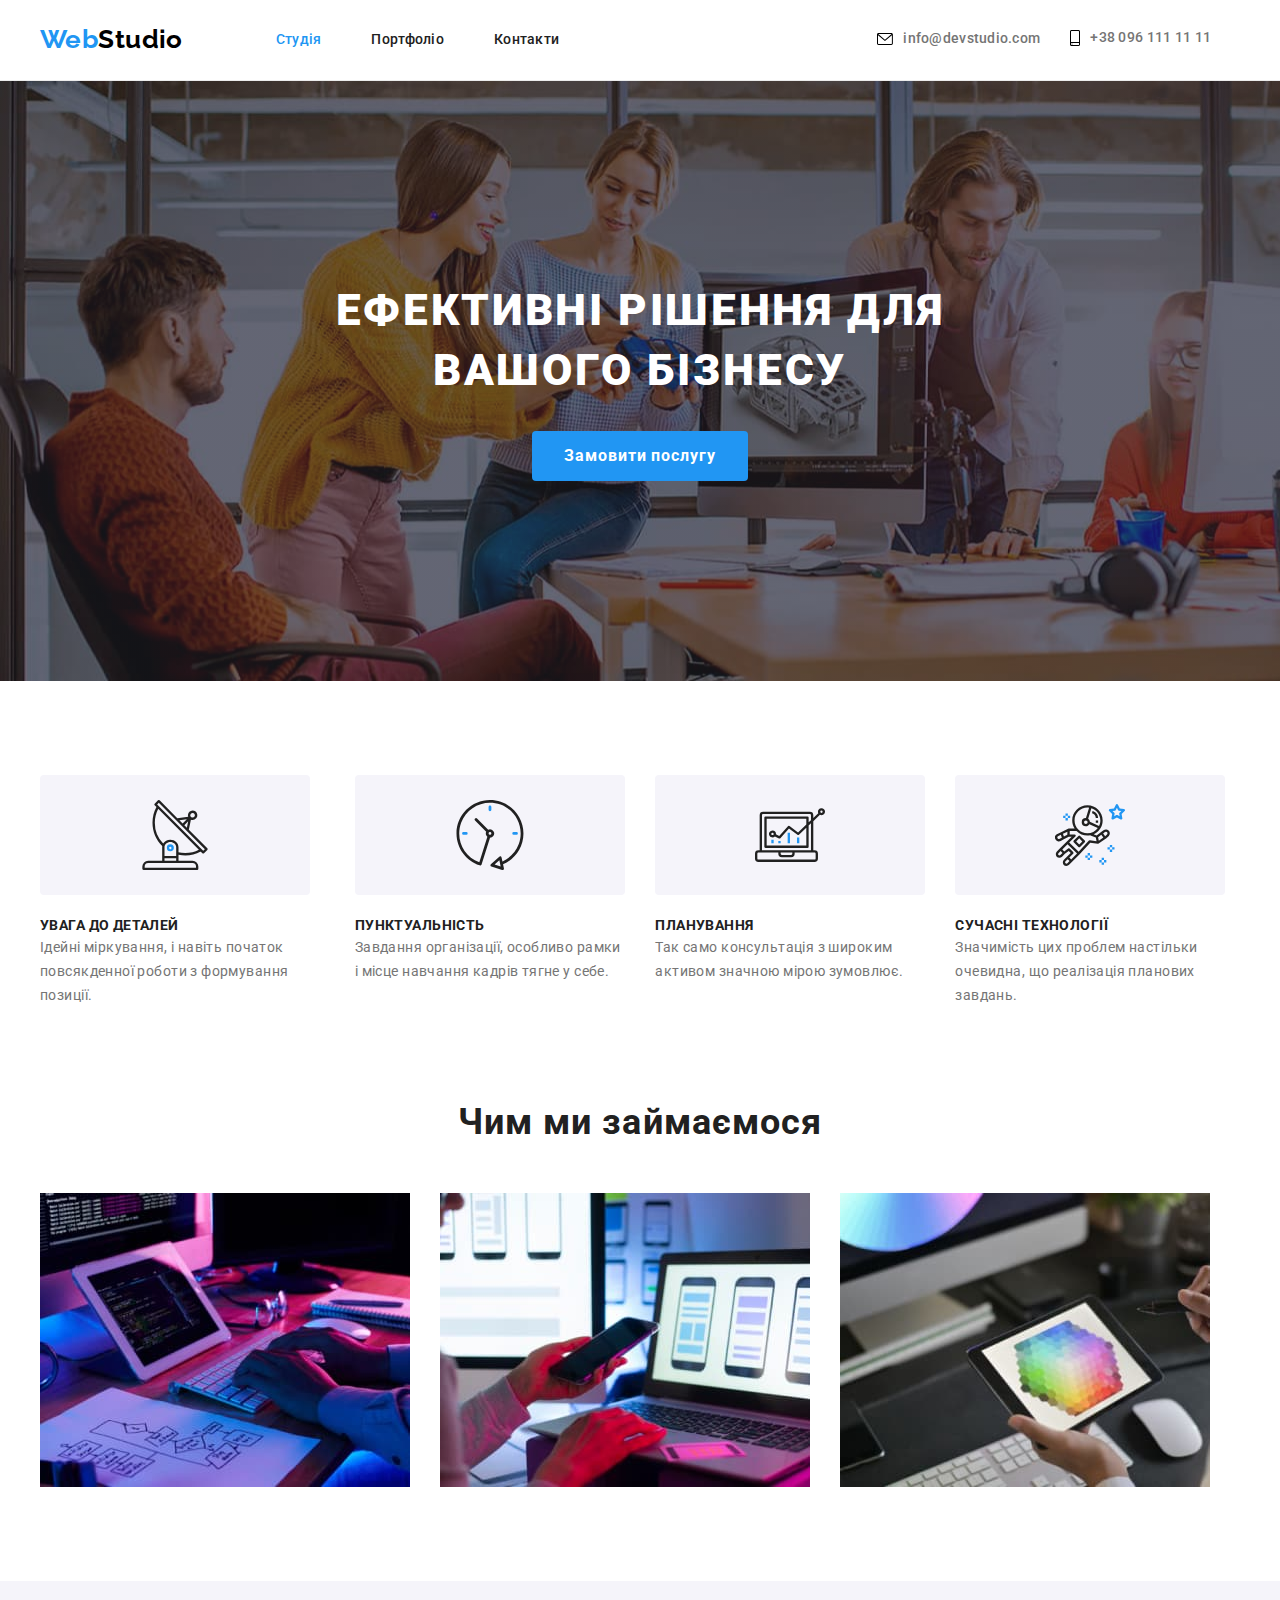
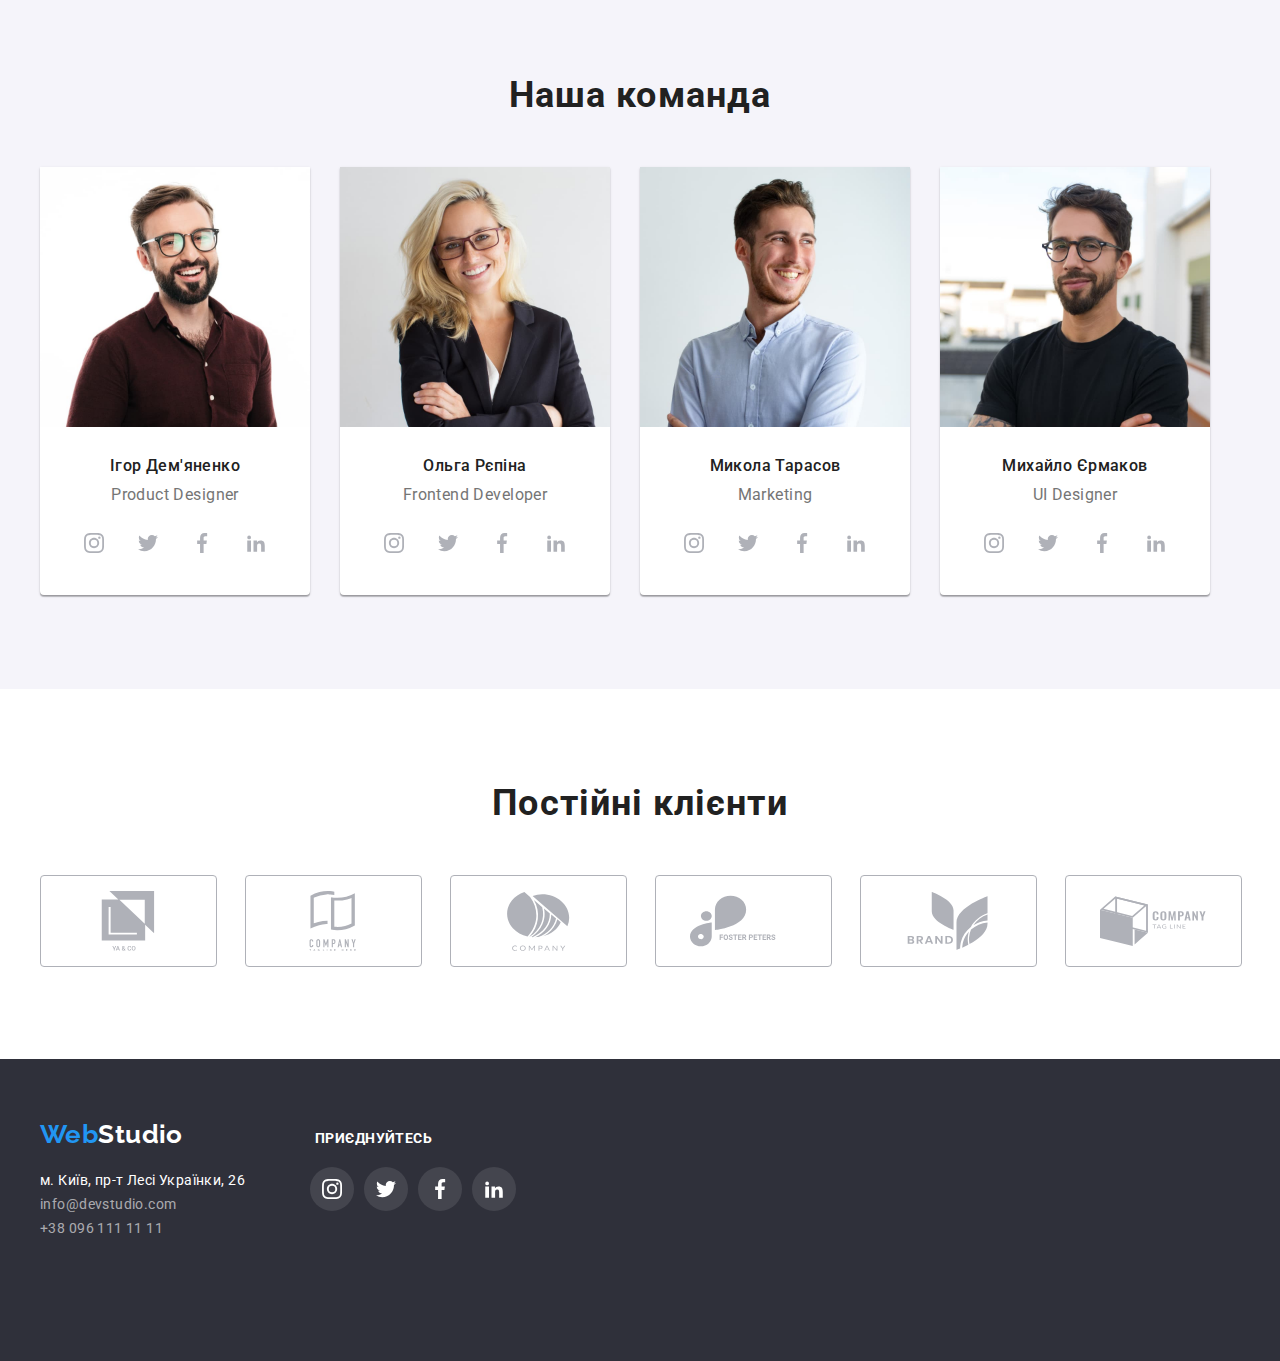
<file: index.html>
<!DOCTYPE html>
<html lang="uk">
	<head>
		<meta charset="UTF-8" />
		<meta http-equiv="X-UA-Compatible" content="IE=edge" />
		<meta name="viewport" content="width=device-width, initial-scale=1.0" />
		<title>Document</title>
		<link rel="preconnect" href="https://fonts.googleapis.com" />
		<link rel="preconnect" href="https://fonts.gstatic.com" crossorigin />
		<link
			href="https://fonts.googleapis.com/css2?family=Raleway:wght@700&family=Roboto:wght@400;500;700;900&display=swap"
			rel="stylesheet"
		/>
		<link
			rel="stylesheet"
			href="https://cdnjs.cloudflare.com/ajax/libs/modern-normalize/1.1.0/modern-normalize.min.css"
			integrity="sha512-wpPYUAdjBVSE4KJnH1VR1HeZfpl1ub8YT/NKx4PuQ5NmX2tKuGu6U/JRp5y+Y8XG2tV+wKQpNHVUX03MfMFn9Q=="
			crossorigin="anonymous"
			referrerpolicy="no-referrer"
		/>
		<link rel="stylesheet" href="./css/styles.css" />
	</head>
	<body>
		<!-- Шапка сайта -->

		<header class="page-header">
			<div class="container header-wrap">
				<nav class="header-nav">
					<a href="./index.html" class="logo">
						<span class="logo-word">Web</span>Studio
					</a>
					<ul class="hader-nav-list">
						<li class="item-nav"><a class="link-nav current" href="./index.html">Студія</a></li>
						<li class="item-nav"><a class="link-nav" href="./portfolio.html">Портфоліо</a></li>
						<li class="item-nav"><a class="link-nav" href="#">Контакти</a></li>
					</ul>
				</nav>

				<ul class="contact">
					<li class="contact-item">
						<a class="contact-link" href="mailto:info@devstudio.com">
							<svg class="contact-icon" width="16" height="12">
								<use href="./images/symbol-defs.svg#icon-envelope"></use>
							</svg>
							info@devstudio.com
						</a>
					</li>
					<li class="contact-item">
						<a class="contact-link" href="tel:+380961111111">
							<svg class="contact-icon" width="10" height="16">
								<use href="./images/symbol-defs.svg#icon-smartphone"></use>
							</svg>
							+38 096 111 11 11
						</a>
					</li>
				</ul>
			</div>
		</header>

		<main>
			<!-- Герой -->

			<section class="hero">
				<div class="container">
					<h1 class="hero-title">Ефективні рішення для вашого бізнесу</h1>
					<button type="button" class="hero-button">Замовити послугу</button>
				</div>
			</section>

			<!-- Особливості -->

			<section class="features section">
				<div class="container">
					<h2 class="visually-hidden">Особливості</h2>
					<ul class="features-list">
						<li class="features-item">
							<a class="features-wrap">
								<svg class="features-icon" width="70" height="70">
									<use href="./images/symbol-defs.svg#icon-antenna"></use>
								</svg>
							</a>
							<h3 class="features-title">Увага до деталей</h3>
							<p class="features-text">Ідейні міркування, і навіть початок повсякденної роботи з формування позиції.</p>
						</li>

						<li class="features-item">
							<a class="features-wrap">
								<svg class="features-icon" width="70" height="70">
									<use href="./images/symbol-defs.svg#icon-clock"></use>
								</svg>
							</a>
							<h3 class="features-title icon-clock">Пунктуальність</h3>
							<p class="features-text">Завдання організації, особливо рамки і місце навчання кадрів тягне у себе.</p>
						</li>

						<li class="features-item">
							<a class="features-wrap">
								<svg class="features-icon" width="70" height="70">
									<use href="./images/symbol-defs.svg#icon-diagram"></use>
								</svg>
							</a>
							<h3 class="features-title icon-diagram">Планування</h3>
							<p class="features-text">Так само консультація з широким активом значною мірою зумовлює.</p>
						</li>

						<li class="features-item">
							<a class="features-wrap">
								<svg class="features-icon" width="70" height="70">
									<use href="./images/symbol-defs.svg#icon-astronaut"></use>
								</svg>
							</a>
							<h3 class="features-title icon-astronaut">Сучасні технології</h3>
							<p class="features-text">Значимість цих проблем настільки очевидна, що реалізація планових завдань.</p>
						</li>
					</ul>
				</div>
			</section>

			<!-- Діяльність -->

			<section class="work section">
				<div class="container">
					<h2 class="work-title">Чим ми займаємося</h2>
					<ul class="work-list">
						<li class="work-item">
							<img src="./images/index/box1.jpg" alt="чоловік працює за комп'ютером" width="370" />
						</li>
						<li class="work-item">
							<img src="./images//index/box2.jpg" alt="дівчина з ноутбуком" width="370" />
						</li>
						<li class="work-item">
							<img src="./images//index/box3.jpg" alt="дівчина з планшетом" width="370" />
						</li>
					</ul>
				</div>
			</section>

			<!-- Команда-->

			<section class="team section">
				<div class="container">
					<h2 class="section-title">Наша команда</h2>
					<ul class="team-list">
						<li class="team-item">
							<img src="./images//index/img1.jpg" alt="чоловік в окулярах" width="270" />
							<h3 class="team-name">Ігор Дем'яненко</h3>
							<p lang="en" class="team-work">Product Designer</p>
							<ul class="team-soc-list list">
								<li class="team-soc-item">
									<a href="" class="team-soc-link link">
										<svg class="barbers-soc-icon" width="20" height="20">
											<use href="./images/symbol-defs.svg#icon-instagram-2"></use>
										</svg>
									</a>
								</li>
								<li class="team-soc-item">
									<a href="" class="team-soc-link link">
										<svg class="barbers-soc-icon" width="20" height="20">
											<use href="./images/symbol-defs.svg#icon-twitter-1"></use>
										</svg>
									</a>
								</li>
								<li class="team-soc-item">
									<a href="" class="team-soc-link link">
										<svg class="barbers-soc-icon" width="20" height="20">
											<use href="./images/symbol-defs.svg#icon-facebook-1"></use>
										</svg>
									</a>
								</li>
								<li class="team-soc-item">
									<a href="" class="team-soc-link link">
										<svg class="barbers-soc-icon" width="20" height="20">
											<use href="./images/symbol-defs.svg#icon-linkedin2"></use>
										</svg>
									</a>
								</li>
							</ul>
						</li>
						<li class="team-item">
							<img src="./images//index/img2.jpg" alt=" красива жінка" width="270" />
							<h3 class="team-name">Ольга Рєпіна</h3>
							<p lang="en" class="team-work">Frontend Developer</p>
							<ul class="team-soc-list list">
								<li class="team-soc-item">
									<a href="" class="team-soc-link link">
										<svg class="barbers-soc-icon" width="20" height="20">
											<use href="./images/symbol-defs.svg#icon-instagram-2"></use>
										</svg>
									</a>
								</li>
								<li class="team-soc-item">
									<a href="" class="team-soc-link link">
										<svg class="barbers-soc-icon" width="20" height="20">
											<use href="./images/symbol-defs.svg#icon-twitter-1"></use>
										</svg>
									</a>
								</li>
								<li class="team-soc-item">
									<a href="" class="team-soc-link link">
										<svg class="barbers-soc-icon" width="20" height="20">
											<use href="./images/symbol-defs.svg#icon-facebook-1"></use>
										</svg>
									</a>
								</li>
								<li class="team-soc-item">
									<a href="" class="team-soc-link link">
										<svg class="barbers-soc-icon" width="20" height="20">
											<use href="./images/symbol-defs.svg#icon-linkedin2"></use>
										</svg>
									</a>
								</li>
							</ul>
						</li>
						<li class="team-item">
							<img src="./images//index/img3.jpg" alt="усміхнений хлопець" width="270" />
							<h3 class="team-name">Микола Тарасов</h3>
							<p lang="en" class="team-work">Marketing</p>
							<ul class="team-soc-list list">
								<li class="team-soc-item">
									<a href="" class="team-soc-link link">
										<svg class="barbers-soc-icon" width="20" height="20">
											<use href="./images/symbol-defs.svg#icon-instagram-2"></use>
										</svg>
									</a>
								</li>
								<li class="team-soc-item">
									<a href="" class="team-soc-link link">
										<svg class="barbers-soc-icon" width="20" height="20">
											<use href="./images/symbol-defs.svg#icon-twitter-1"></use>
										</svg>
									</a>
								</li>
								<li class="team-soc-item">
									<a href="" class="team-soc-link link">
										<svg class="barbers-soc-icon" width="20" height="20">
											<use href="./images/symbol-defs.svg#icon-facebook-1"></use>
										</svg>
									</a>
								</li>
								<li class="team-soc-item">
									<a href="" class="team-soc-link link">
										<svg class="barbers-soc-icon" width="20" height="20">
											<use href="./images/symbol-defs.svg#icon-linkedin2"></use>
										</svg>
									</a>
								</li>
							</ul>
						</li>
						<li class="team-item">
							<img src="./images//index/img4.jpg" alt="молодий чоловік з бородою" width="270" />
							<h3 class="team-name">Михайло Єрмаков</h3>
							<p lang="en" class="team-work">UI Designer</p>
							<ul class="team-soc-list list">
								<li class="team-soc-item">
									<a href="" class="team-soc-link link">
										<svg class="barbers-soc-icon" width="20" height="20">
											<use href="./images/symbol-defs.svg#icon-instagram-2"></use>
										</svg>
									</a>
								</li>
								<li class="team-soc-item">
									<a href="" class="team-soc-link link">
										<svg class="barbers-soc-icon" width="20" height="20">
											<use href="./images/symbol-defs.svg#icon-twitter-1"></use>
										</svg>
									</a>
								</li>
								<li class="team-soc-item">
									<a href="" class="team-soc-link link">
										<svg class="barbers-soc-icon" width="20" height="20">
											<use href="./images/symbol-defs.svg#icon-facebook-1"></use>
										</svg>
									</a>
								</li>
								<li class="team-soc-item">
									<a href="" class="team-soc-link link">
										<svg class="barbers-soc-icon" width="20" height="20">
											<use href="./images/symbol-defs.svg#icon-linkedin2"></use>
										</svg>
									</a>
								</li>
							</ul>
						</li>
					</ul>
				</div>
			</section>
		</main>

		<!-- Постійні клієнти -->

		<section class="clients section">
			<div class="container">
				<h2 class="section-title">Постійні клієнти</h2>
				<ul class="clients-list list">
					<li class="clients-item">
						<a href="" class="clients-link link">
							<svg class="clients-icon" width="106" height="60">
								<use href="./images/symbol-defs.svg#icon-group"></use>
							</svg>
						</a>
					</li>
					<li class="clients-item">
						<a href="" class="clients-link link">
							<svg class="clients-icon" width="106" height="60">
								<use href="./images/symbol-defs.svg#icon-group-1"></use>
							</svg>
						</a>
					</li>
					<li class="clients-item">
						<a href="" class="clients-link link">
							<svg class="clients-icon" width="106" height="60">
								<use href="./images/symbol-defs.svg#icon-group-2"></use>
							</svg>
						</a>
					</li>
					<li class="clients-item">
						<a href="" class="clients-link link">
							<svg class="clients-icon" width="106" height="60">
								<use href="./images/symbol-defs.svg#icon-group-3"></use>
							</svg>
						</a>
					</li>
					<li class="clients-item">
						<a href="" class="clients-link link">
							<svg class="clients-icon" width="106" height="60">
								<use href="./images/symbol-defs.svg#icon-group-4"></use>
							</svg>
						</a>
					</li>
					<li class="clients-item">
						<a href="" class="clients-link link">
							<svg class="clients-icon" width="106" height="60">
								<use href="./images/symbol-defs.svg#icon-group-5"></use>
							</svg>
						</a>
					</li>
				</ul>
			</div>
		</section>

		<!-- Підвал сайта-->

		<footer class="footer-background">
			<div class="container footer-flex">
				<div class="footer-nav">
					<a href="./index.html" class="footer-logo">
						<span class="logo-word">Web</span>Studio
					</a>
					<address class="footer-contact">
						<ul class="footer-list">
							<li class="footer-item">
								<a
									class="footer-map"
									href="https://goo.gl/maps/CPtrU1FHBa2aNyZL9"
									target="_blank"
									rel="noopener noreferrer nofollow"
								>
									м. Київ, пр-т Лесі Українки, 26
								</a>
							</li>
							<li class="footer-item">
								<a class="footer-contact-link" href="mailto:info@devstudio.com">info@devstudio.com</a>
							</li>
							<li class="footer-item-tel">
								<a class="footer-contact-link" href="tel:+380961111111">+38 096 111 11 11</a>
							</li>
						</ul>
					</address>
				</div>
				<div class="container-social-link">
					<h3 class="footer-title">Приєднуйтесь</h3>
					<ul class="footer-social">
						<li class="footer-social-item">
							<a href="" class="footer-social-link">
								<svg class="footer-social-icon">
									<use href="./images/symbol-defs.svg#icon-instagram-2"></use>
								</svg>
							</a>
						</li>
						<li class="footer-social-item">
							<a href="" class="footer-social-link">
								<svg class="footer-social-icon">
									<use href="./images/symbol-defs.svg#icon-twitter-1"></use>
								</svg>
							</a>
						</li>
						<li class="footer-social-item">
							<a href="" class="footer-social-link">
								<svg class="footer-social-icon">
									<use href="./images/symbol-defs.svg#icon-facebook-1"></use>
								</svg>
							</a>
						</li>
						<li class="footer-social-item">
							<a href="" class="footer-social-link">
								<svg class="footer-social-icon">
									<use href="./images/symbol-defs.svg#icon-linkedin2"></use>
								</svg>
							</a>
						</li>
					</ul>
				</div>
			</div>
		</footer>
	</body>
</html>
</file>
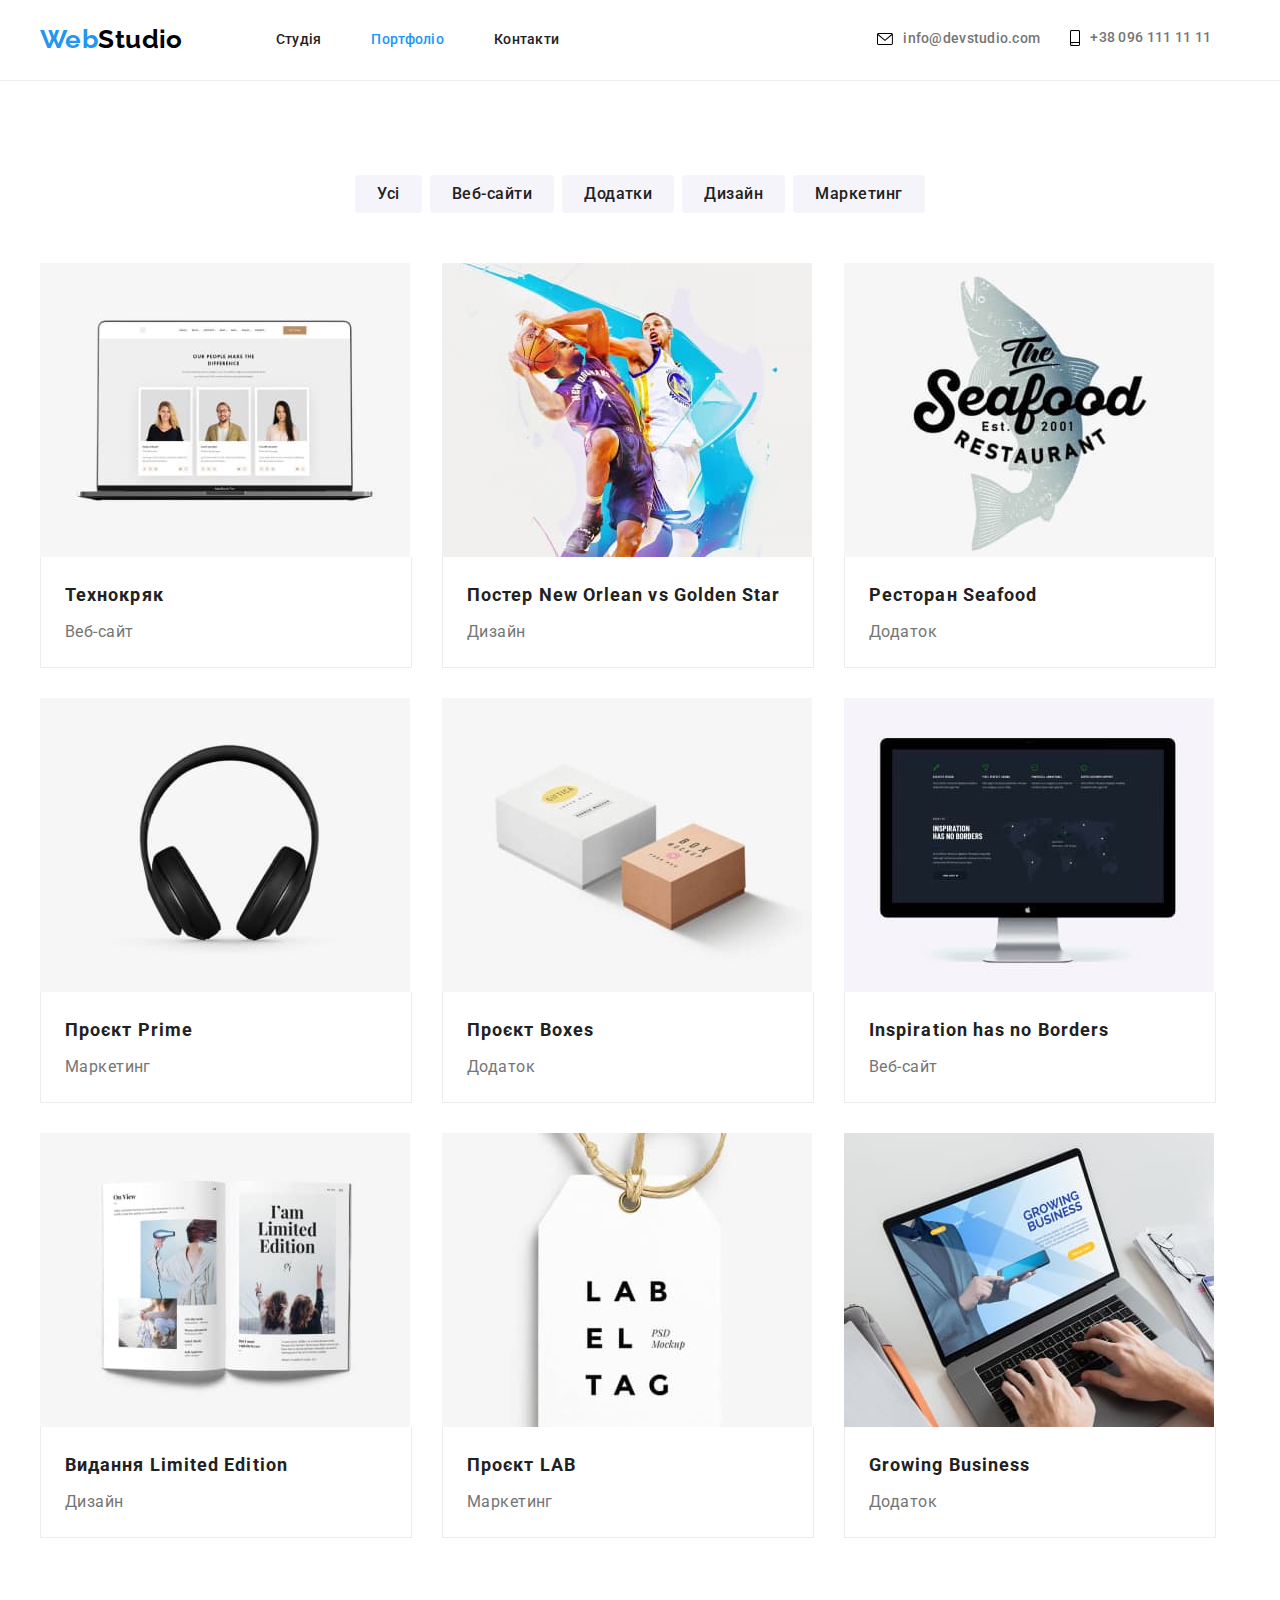
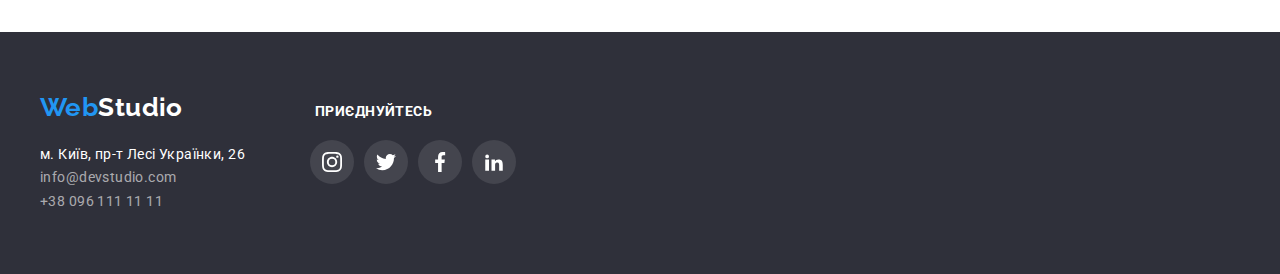
<file: portfolio.html>
<!DOCTYPE html>
<html lang="uk">
	<head>
		<meta charset="UTF-8" />
		<meta http-equiv="X-UA-Compatible" content="IE=edge" />
		<meta name="viewport" content="width=device-width, initial-scale=1.0" />
		<title>Document</title>
		<link rel="preconnect" href="https://fonts.googleapis.com" />
		<link rel="preconnect" href="https://fonts.gstatic.com" crossorigin />
		<link
			href="https://fonts.googleapis.com/css2?family=Raleway:wght@700&family=Roboto:wght@400;500;700;900&display=swap"
			rel="stylesheet"
		/>
		<link
			rel="stylesheet"
			href="https://cdnjs.cloudflare.com/ajax/libs/modern-normalize/1.1.0/modern-normalize.min.css"
			integrity="sha512-wpPYUAdjBVSE4KJnH1VR1HeZfpl1ub8YT/NKx4PuQ5NmX2tKuGu6U/JRp5y+Y8XG2tV+wKQpNHVUX03MfMFn9Q=="
			crossorigin="anonymous"
			referrerpolicy="no-referrer"
		/>
		<link rel="stylesheet" href="./css/styles.css" />
	</head>
	<body>
		<!-- Шапка сайта -->

		<header class="page-header">
			<div class="container header-wrap">
				<nav class="header-nav">
					<a href="./index.html" class="logo">
						<span class="logo-word">Web</span>Studio
					</a>
					<ul class="hader-nav-list">
						<li class="item-nav"><a class="link-nav" href="./index.html">Студія</a></li>
						<li class="item-nav"><a class="link-nav current" href="./portfolio.html">Портфоліо</a></li>
						<li class="item-nav"><a class="link-nav" href="#">Контакти</a></li>
					</ul>
				</nav>

				<ul class="contact">
					<li class="contact-item">
						<a class="contact-link" href="mailto:info@devstudio.com">
							<svg class="contact-icon" width="16" height="12">
								<use href="./images/symbol-defs.svg#icon-envelope"></use>
							</svg>
							info@devstudio.com
						</a>
					</li>
					<li class="contact-item">
						<a class="contact-link" href="tel:+380961111111">
							<svg class="contact-icon" width="10" height="16">
								<use href="./images/symbol-defs.svg#icon-smartphone"></use>
							</svg>
							+38 096 111 11 11
						</a>
					</li>
				</ul>
			</div>
		</header>

		<main>
			<!-- Портфоліо -->

			<section class="portfolio section">
				<div class="container">
					<h1 class="visually-hidden">Портфоліо</h1>

					<ul class="portfolio-button">
						<li><button class="button" type="button">Усі</button></li>
						<li><button class="button" type="button">Веб-сайти</button></li>
						<li><button class="button" type="button">Додатки</button></li>
						<li><button class="button" type="button">Дизайн</button></li>
						<li><button class="button" type="button">Маркетинг</button></li>
					</ul>

					<ul class="portfolio-picters">
						<li class="portfolio-item">
							<a href="" class="project-card-link link">
								<img src="./images//portfolio/img-1.jpg" alt="люди на екрані ноутбука " width="370" />
								<div class="title-name">
									<h2 class="project-title">Технокряк</h2>
									<p class="project-name">Веб-сайт</p>
								</div>
							</a>
						</li>
						<li class="portfolio-item">
							<a href="" class="project-card-link link">
								<img src="./images//portfolio/img-2.jpg" alt="два баскетболіста" width="370" />
								<div class="title-name">
									<h2 class="project-title" lang="en">Постер New Orlean vs Golden Star</h2>
									<p class="project-name">Дизайн</p>
								</div>
							</a>
						</li>
						<li class="portfolio-item">
							<a href="" class="project-card-link link">
								<img src="./images//portfolio/img-3.jpg" alt="логотип ресторану-риба" width="370" />
								<div class="title-name">
									<h2 class="project-title" lang="en">Ресторан Seafood</h2>
									<p class="project-name">Додаток</p>
								</div>
							</a>
						</li>
						<li class="portfolio-item">
							<a href="" class="project-card-link link">
								<img src="./images//portfolio/img-4.jpg" alt="навушники" width="370" />
								<div class="title-name">
									<h2 class="project-title" lang="en">Проєкт Prime</h2>
									<p class="project-name">Маркетинг</p>
								</div>
							</a>
						</li>
						<li class="portfolio-item">
							<a href="" class="project-card-link link">
								<img src="./images//portfolio/img-5.jpg" alt="дві паперові коробки" width="370" />
								<div class="title-name">
									<h2 class="project-title" lang="en">Проєкт Boxes</h2>
									<p class="project-name">Додаток</p>
								</div>
							</a>
						</li>
						<li class="portfolio-item">
							<a href="" class="project-card-link link">
								<img src="./images//portfolio/img-6.jpg" alt="монітор" width="370" />
								<div class="title-name">
									<h2 class="project-title" lang="en">Inspiration has no Borders</h2>
									<p class="project-name">Веб-сайт</p>
								</div>
							</a>
						</li>
						<li class="portfolio-item">
							<a href="" class="project-card-link link">
								<img src="./images//portfolio/img-7.jpg" alt="розгорнутий журнал" width="370" />
								<div class="title-name">
									<h2 class="project-title" lang="en">Видання Limited Edition</h2>
									<p class="project-name">Дизайн</p>
								</div>
							</a>
						</li>
						<li class="portfolio-item">
							<a href="" class="project-card-link link">
								<img src="./images//portfolio/img-8.jpg" alt="лейба" width="370" />
								<div class="title-name">
									<h2 class="project-title" lang="en">Проєкт LAB</h2>
									<p class="project-name">Маркетинг</p>
								</div>
							</a>
						</li>
						<li class="portfolio-item">
							<a href="" class="project-card-link link">
								<img src="./images//portfolio/img-9.jpg" alt="руки чоловіка на клавіатурі ноутбука" width="370" />
								<div class="title-name">
									<h2 class="project-title" lang="en">Growing Business</h2>
									<p class="project-name">Додаток</p>
								</div>
							</a>
						</li>
					</ul>
				</div>
			</section>
		</main>

		<!-- Підвал сайта-->

		<footer class="footer-background">
			<div class="container footer-flex">
				<div class="footer-nav">
					<a href="./index.html" class="footer-logo">
						<span class="logo-word">Web</span>Studio
					</a>
					<address class="footer-contact">
						<ul class="footer-list">
							<li class="footer-item">
								<a
									class="footer-map"
									href="https://goo.gl/maps/CPtrU1FHBa2aNyZL9"
									target="_blank"
									rel="noopener noreferrer nofollow"
								>
									м. Київ, пр-т Лесі Українки, 26
								</a>
							</li>
							<li class="footer-item">
								<a class="footer-contact-link" href="mailto:info@devstudio.com">info@devstudio.com</a>
							</li>
							<li class="footer-item"><a class="footer-contact-link" href="tel:+380961111111">+38 096 111 11 11</a></li>
						</ul>
					</address>
				</div>
				<div class="container-social-link">
					<h3 class="footer-title">Приєднуйтесь</h3>
					<ul class="footer-social">
						<li class="footer-social-item">
							<a href="" class="footer-social-link">
								<svg class="footer-social-icon">
									<use href="./images/symbol-defs.svg#icon-instagram-2"></use>
								</svg>
							</a>
						</li>
						<li class="footer-social-item">
							<a href="" class="footer-social-link">
								<svg class="footer-social-icon">
									<use href="./images/symbol-defs.svg#icon-twitter-1"></use>
								</svg>
							</a>
						</li>
						<li class="footer-social-item">
							<a href="" class="footer-social-link">
								<svg class="footer-social-icon">
									<use href="./images/symbol-defs.svg#icon-facebook-1"></use>
								</svg>
							</a>
						</li>
						<li class="footer-social-item">
							<a href="" class="footer-social-link">
								<svg class="footer-social-icon">
									<use href="./images/symbol-defs.svg#icon-linkedin2"></use>
								</svg>
							</a>
						</li>
					</ul>
				</div>
			</div>
		</footer>
	</body>
</html>
</file>
<file: css/styles.css>
:root {
	--primary-text-color: #212121;
	--secondary-text-color: #ffffff;
	--ouwer-text-color: #757575;
	--acent-color: #2196f3;
	--logo-color-text: #000000;
	--buttons-port-color: #f5f4fa;
	--footer-text-color: rgba(255, 255, 255, 0.6);
	--footer-bg-color: #2f303a;
	--background-section: #f5f4fa;
	--background-color: #ffffff;
	--header-wrap-color: #ececec;
	--icon-color: #afb1b8;
}

p,
h1,
h2,
h3,
h4,
h5,
h6 {
	margin: 0;
}
ul,
ol {
	list-style: none;
	margin: 0;
	padding-left: 0;
}

button {
	cursor: pointer;
	font-family: inherit;
	border: transparent;
}

address {
	font-style: normal;
}

img {
	display: block;
}

.list {
	list-style: none;
}

.link {
	text-decoration: none;
	font-style: normal;
}

a {
	text-decoration: none;
	font-style: normal;
}

body {
	background-color: var(--background-color);
	color: var(--primary-text-color);
	font-family: Roboto, sans-serif;
	letter-spacing: 0.03em;
	font-size: 14px;
	margin: 0;
}

.visually-hidden {
	position: absolute;
	white-space: nowrap;
	width: 1px;
	height: 1px;
	overflow: hidden;
	border: 0;
	padding: 0;
	clip: rect(0 0 0 0);
	clip-path: inset(50%);
	margin: -1px;
}

.container {
	width: 1200px;
	padding-left: 15px;
	padding-right: 15px;
	margin: 0 auto;
}

.section {
	padding-top: 94px;
	padding-bottom: 94px;
}

/* -----ХЕДЕР----- */

.page-header {
	padding-top: 24px;
	padding-bottom: 25px;
	border-bottom: 1px solid var(--header-wrap-color);
}

.header-wrap {
	display: flex;
	align-items: center;
}

.logo {
	color: var(--logo-color-text);
	font-family: "Raleway";
	font-weight: 700;
	font-size: 26px;
	line-height: 1.19;
	margin-right: 93px;
}

.logo-word {
	color: var(--acent-color);
}

.header-nav {
	display: flex;
	align-items: center;
}

.hader-nav-list {
	display: flex;
	align-items: center;
	gap: 50px;
}

.link-nav {
	color: var(--primary-text-color);
	font-weight: 500;
	line-height: 1.14;
	letter-spacing: 0.02em;
}

.current {
	color: var(--acent-color);
}

.link-nav:hover,
.link-nav:focus {
	color: var(--acent-color);
}

/* -----КОНТАКТИ----- */

.contact {
	display: flex;
	align-items: center;
}

.contact-item:first-child {
	margin-right: 30px;
	margin-left: 318px;
}
.contact-link {
	display: inline-flex;
	align-items: center;
	color: var(--ouwer-text-color);
	font-weight: 500;
	line-height: 1.14;
	letter-spacing: 0.02em;
}

.contact-link:hover,
.contact-link:focus {
	color: var(--acent-color);
}

.contact-icon {
	display: inline-flex;
	margin-right: 10px;
}

/* -----ГЕРОЙ----- */

.hero {
	background-color: var(--footer-bg-color);
	margin-top: 57px;
	padding-top: 200px;
	padding-bottom: 200px;
	margin: 0 auto;
	max-width: 1600px;
	background-image: linear-gradient(rgba(47, 48, 58, 0.4), rgba(47, 48, 58, 0.4)), url(../images/hw4/Img1.jpg);
}

.hero-title {
	color: var(--secondary-text-color);
	font-weight: 900;
	font-size: 44px;
	line-height: 1.36;
	letter-spacing: 0.06em;
	text-transform: uppercase;
	text-align: center;
	max-width: 696px;
	margin: 0 auto 30px;
}

.hero-button {
	display: block;
	color: var(--secondary-text-color);
	background-color: var(--acent-color);
	font-weight: 700;
	font-size: 16px;
	line-height: 1.87;
	letter-spacing: 0.06em;
	min-width: 216px;
	height: 50px;
	padding: 10px 32px;
	margin: 0 auto;
	border-radius: 4px;
}

/* -----ОСОБЛИВОСТІ----- */

.features {
	padding-bottom: 0;
}

.features-list {
	display: flex;
	gap: 30px;
}

.features-wrap {
	display: flex;
	width: 270px;
	height: 120px;
	background-color: var(--background-section);
	align-items: center;
	justify-content: center;
	border-radius: 4px;
	margin-bottom: 30px;
}

.features-title {
	color: var(--primary-text-color);
	font-size: 14px;
	line-height: 1.14px;
	letter-spacing: 0.03em;
	text-transform: uppercase;
}

.features-text {
	color: var(--ouwer-text-color);
	line-height: 1.71;
	margin-top: 10px;
}

/* -----ДІЯЛЬНІСТЬ----- */

.work-title {
	font-size: 36px;
	line-height: 1.16;
	text-align: center;
	letter-spacing: 0.03em;
	margin-bottom: 50px;
}

.work-list {
	display: flex;
	gap: 30px;
}

/* -----КОМАНДА----- */

.team {
	background-color: var(--background-section);
}

.team-item {
	background-color: var(--background-color);
	box-shadow: 0px 1px 3px rgba(0, 0, 0, 0.12), 0px 1px 1px rgba(0, 0, 0, 0.14), 0px 2px 1px rgba(0, 0, 0, 0.2);
	border-radius: 0px 0px 4px 4px;
}
.section-title {
	font-size: 36px;
	line-height: 1.16;
	text-align: center;
	letter-spacing: 0.03em;
	margin-bottom: 50px;
}

.team-list {
	display: flex;
	gap: 30px;
	text-align: center;
}

.team-name {
	font-weight: 500;
	font-size: 16px;
	line-height: 1.18;
	margin-top: 30px;
}

.team-work {
	color: var(--ouwer-text-color);
	font-size: 16px;
	line-height: 1.18;
	margin-top: 10px;
	margin-bottom: 16px;
}

.team-soc-list {
	display: flex;
	justify-content: center;
	padding-bottom: 30px;
	gap: 10px;
}

.team-soc-item {
	width: 44px;
	height: 44px;
}

.team-soc-link {
	width: 100%;
	height: 100%;
	border-radius: 50%;
	background-color: var(--background-color);
	display: flex;
	align-items: center;
	justify-content: center;
	fill: var(--icon-color);
}

.team-soc-link:hover {
	background-color: var(--acent-color);
	fill: var(--secondary-text-color);
}

/* -----ПОСТІЙНІ КЛІЄНТИ----- */

.clients-list {
	display: flex;
	gap: 30px;
}

.clients-item {
	width: calc((100% - 150px) / 6);
	height: 90px;
}

.clients-link {
	width: 100%;
	height: 100%;
	border: 1px solid var(--icon-color);
	border-radius: 4px;
	display: flex;
	align-items: center;
	justify-content: center;
	color: var(--icon-color);
}

.clients-icon {
	fill: currentColor;
}

.clients-link:hover {
	border-color: var(--acent-color);
	color: var(--acent-color);
}

/* -----ПОРТФОЛІО----- */

.portfolio-button {
	display: flex;
	justify-content: center;
	gap: 8px;
	margin-bottom: 50px;
}

.button {
	color: var(--primary-text-color);
	background-color: var(--buttons-port-color);
	font-weight: 500;
	font-size: 16px;
	line-height: 1.62;
	letter-spacing: 0.03em;
	padding: 6px 22px;
	border-radius: 4px;
}
.button:hover,
.button:focus {
	color: var(--background-color);
	background-color: var(--acent-color);
	cursor: pointer;
	box-shadow: 0px 3px 1px rgba(0, 0, 0, 0.1), 0px 1px 2px rgba(0, 0, 0, 0.08), 0px 2px 2px rgba(0, 0, 0, 0.12);
}

.button:active {
	color: var(--background-color);
	background-color: var(--acent-color);
}

.portfolio-item {
	display: block;
}

.portfolio-item:hover,
.portfolio-item:focus {
	box-shadow: 0px 1px 1px rgba(0, 0, 0, 0.12), 0px 4px 4px rgba(0, 0, 0, 0.06), 1px 4px 6px rgba(0, 0, 0, 0.16);
}

.portfolio-picters {
	display: flex;
	flex-wrap: wrap;
	gap: 30px;
}

.project-title {
	color: var(--primary-text-color);
	font-size: 18px;
	line-height: 2;
	letter-spacing: 0.06em;
	padding: 20px 24px 4px;
	min-width: 322px;
}

.title-name {
	border-left: 1px solid var(--header-wrap-color);
	border-right: 1px solid var(--header-wrap-color);
	border-bottom: 1px solid var(--header-wrap-color);
	width: 370px;
}
.project-name {
	color: var(--ouwer-text-color);
	font-size: 16px;
	line-height: 1.87;
	width: 322px;
	margin: 0 24px 20px;
}

/* -----ПІДВАЛ----- */

.footer-background {
	background-color: var(--footer-bg-color);
	padding-top: 60px;
	padding-bottom: 60px;
}

.footer-flex {
	display: flex;
	align-items: baseline;
}

.footer-nav {
	margin-right: 70px;
}

.footer-logo {
	color: var(--secondary-text-color);
	font-family: "Raleway";
	font-weight: 700;
	font-size: 26px;
	line-height: 1.19;
}

.footer-map {
	display: inline-block;
	color: var(--secondary-text-color);
	line-height: 1.71;
	margin-top: 20px;
}

.footer-contact-link {
	color: var(--footer-text-color);
	line-height: 1.71;
	margin-top: 9px;
}

.footer-item-tel {
	padding-bottom: 60px;
}

.footer-contact-link:hover,
.footer-contact-link:focus {
	color: var(--acent-color);
}

.container-social-link {
	display: inline-block;
}

.footer-title {
	margin-top: 0px;
	margin-bottom: 20px;
	color: var(--secondary-text-color);

	font-weight: 700;
	font-size: 14px;
	line-height: 1.14;
	text-transform: uppercase;
}
.footer-social {
	display: flex;
	justify-content: center;
	width: 206px;
	margin-left: auto;
	margin-right: auto;
	margin-bottom: 30px;
}
.footer-social-link {
	display: flex;
	justify-content: center;
	align-items: center;
	width: 44px;
	height: 44px;
	border-radius: 50%;
	cursor: pointer;
	fill: var(--secondary-text-color);
	background: #ffffff1a;
}
.footer-social-link:last-child {
	margin-right: 0px;
}
.footer-social-item {
	display: flex;
	width: 44px;
	height: 44px;
	border-radius: 50%;
	margin-right: 10px;
}
.footer-social-icon {
	align-items: center;
	width: 20px;
	height: 20px;
}
.footer-social-link:hover,
.footer-social-link:focus {
	background-color: var(--acent-color);
	fill: var(--secondary-text-color);
}
</file>
